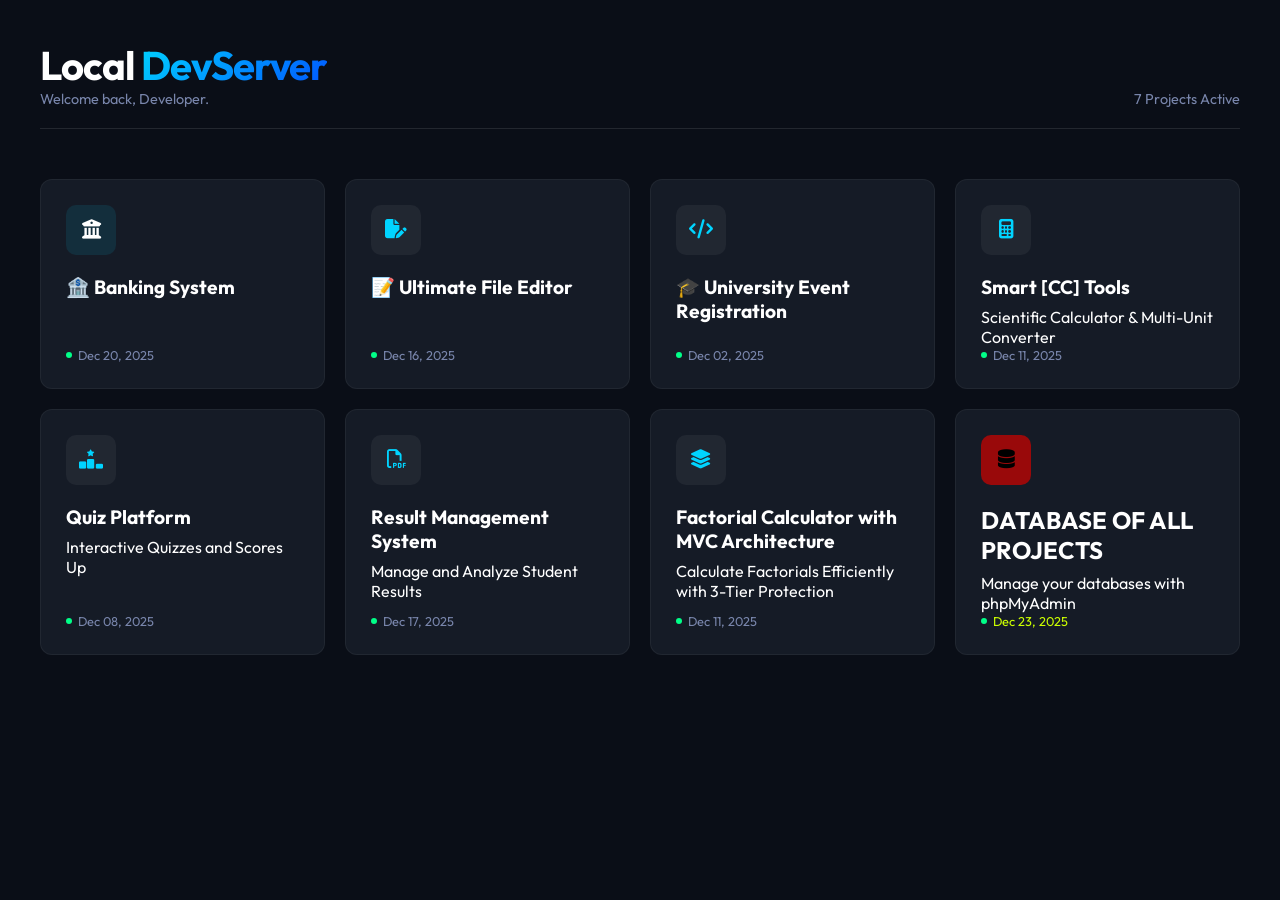
<file: RootIndex.html>
<!DOCTYPE html>
<html lang="en">
  <head>
    <meta charset="UTF-8" />
    <meta name="viewport" content="width=device-width, initial-scale=1.0" />
    <title>Project Dashboard</title>
    <link
      href="https://fonts.googleapis.com/css2?family=Outfit:wght@300;500;700&display=swap"
      rel="stylesheet"
    />
    <link
      rel="stylesheet"
      href="https://cdnjs.cloudflare.com/ajax/libs/font-awesome/6.4.0/css/all.min.css"
    />

    <style>
      /* --- CSS VARIABLES & RESET --- */
      :root {
        --bg-main: #0a0e17; /* Very dark blue/black */
        --bg-card: #151b26; /* Slightly lighter card bg */
        --primary: #00d4ff; /* Neon Cyan */
        --secondary: #7986ac; /* Muted text */
        --white: #ffffff;
        --gradient: linear-gradient(135deg, #00d4ff 0%, #0055ff 100%);
      }

      * {
        margin: 0;
        padding: 0;
        box-sizing: border-box;
      }

      body {
        font-family: "Outfit", sans-serif;
        background-color: var(--bg-main);
        color: var(--white);
        display: flex;
        justify-content: center;
        min-height: 100vh;
        padding: 40px 20px;
      }

      .container {
        width: 100%;
        max-width: 1200px;
      }

      /* --- HEADER --- */
      header {
        margin-bottom: 50px;
        border-bottom: 1px solid rgba(255, 255, 255, 0.1);
        padding-bottom: 20px;
        display: flex;
        justify-content: space-between;
        align-items: end;
      }

      h1 {
        font-size: 2.5rem;
        letter-spacing: -1px;
      }

      h1 span {
        background: var(--gradient);
        background-clip: text;
        -webkit-background-clip: text;
        -webkit-text-fill-color: transparent;
      }

      .subtitle {
        color: var(--secondary);
        font-size: 0.9rem;
      }

      /* --- GRID LAYOUT --- */
      .project-grid {
        display: grid;
        grid-template-columns: repeat(auto-fill, minmax(280px, 1fr));
        gap: 20px;
      }

      /* --- CARD STYLES --- */
      .card {
        background-color: var(--bg-card);
        border-radius: 12px;
        padding: 25px;
        text-decoration: none;
        color: inherit;
        position: relative;
        transition: transform 0.3s ease, box-shadow 0.3s ease;
        border: 1px solid rgba(255, 255, 255, 0.05);
        display: flex;
        flex-direction: column;
        overflow: hidden;
      }

      /* Hover Effect */
      .card:hover {
        transform: translateY(-7px);
        box-shadow: 0 10px 25px -5px rgba(0, 212, 255, 0.15);
        border-color: rgba(0, 212, 255, 0.3);
      }

      /* The glowing line on top of cards */
      .card::before {
        content: "";
        position: absolute;
        top: 0;
        left: 0;
        width: 100%;
        height: 4px;
        background: var(--gradient);
        opacity: 0;
        transition: opacity 0.3s ease;
      }

      .card:hover::before {
        opacity: 1;
      }

      .icon-box {
        width: 50px;
        height: 50px;
        background: rgba(255, 255, 255, 0.05);
        border-radius: 10px;
        display: flex;
        align-items: center;
        justify-content: center;
        margin-bottom: 20px;
        font-size: 1.2rem;
        color: var(--primary);
      }

      .ion-box {
        width: 50px;
        height: 50px;
        background: rgba(165, 8, 8, 0.918);
        border-radius: 10px;
        display: flex;
        align-items: center;
        justify-content: center;
        margin-bottom: 20px;
        font-size: 1.2rem;
        color: rgb(0, 0, 0);
      }

      .project-name {
        font-size: 1.2rem;
        font-weight: 700;
        margin-bottom: 8px;
      }
      .proect-name {
        font-size: 1.5rem;
        font-weight: 700;
        margin-bottom: 8px;
      }
      .proect-date {
        font-size: 0.8rem;
        color: rgb(204, 255, 0);
        margin-top: auto; /* Pushes date to bottom */
        display: flex;
        align-items: center;
        gap: 6px;
      }

      .project-date {
        font-size: 0.8rem;
        color: var(--secondary);
        margin-top: auto; /* Pushes date to bottom */
        display: flex;
        align-items: center;
        gap: 6px;
      }

      .status {
        width: 6px;
        height: 6px;
        background-color: #00ff88; /* Green dot */
        border-radius: 50%;
      }

      /* Special style for the "Banking" highlight */
      .card.highlight .icon-box {
        background: rgba(0, 212, 255, 0.1);
        color: #fff;
      }
    </style>
  </head>
  <body>
    <div class="container">
      <header>
        <div>
          <h1>Local <span>DevServer</span></h1>
          <p class="subtitle">Welcome back, Developer.</p>
        </div>
        <div class="subtitle">7 Projects Active</div>
      </header>

      <div class="project-grid">
        <a href="Project6/index.php" class="card highlight">
          <div class="icon-box">
            <i class="fa-solid fa-building-columns"></i>
          </div>
          <div class="project-name">🏦 Banking System</div>
          <div class="project-date">
            <span class="status"></span> Dec 20, 2025
          </div>
        </a>

        <a href="Project7/index.php" class="card">
          <div class="icon-box"><i class="fa-solid fa-file-pen"></i></div>
          <div class="project-name">📝 Ultimate File Editor</div>
          <div class="project-date">
            <span class="status"></span> Dec 16, 2025
          </div>
        </a>

        <a href="Project1/index.html" class="card">
          <div class="icon-box"><i class="fa-solid fa-code"></i></div>
          <div class="project-name">🎓 University Event Registration</div>
          <div class="project-date">
            <span class="status"></span> Dec 02, 2025
          </div>
        </a>

        <a href="Project2/public/index.php" class="card">
          <div class="icon-box"><i class="fa-solid fa-calculator"></i></div>
          <div class="project-name">Smart [CC] Tools</div>
          <p>Scientific Calculator & Multi-Unit Converter</p>
          <div class="project-date">
            <span class="status"></span> Dec 11, 2025
          </div>
        </a>

        <a href="Project3/index.php" class="card">
          <div class="icon-box"><i class="fa-solid fa-ranking-star"></i></div>
          <div class="project-name">Quiz Platform</div>
          <p>Interactive Quizzes and Scores Up</p>
          <div class="project-date">
            <span class="status"></span> Dec 08, 2025
          </div>
        </a>

        <a href="Project4/index.php" class="card">
          <div class="icon-box"><i class="fa-regular fa-file-pdf"></i></div>
          <div class="project-name">Result Management System</div>
          <p>Manage and Analyze Student Results</p>
          <div class="project-date">
            <span class="status"></span> Dec 17, 2025
          </div>
        </a>

        <a href="Project5/index.php" class="card">
          <div class="icon-box"><i class="fa-solid fa-layer-group"></i></div>
          <div class="project-name">
            Factorial Calculator with MVC Architecture
          </div>
          <p>Calculate Factorials Efficiently with 3-Tier Protection</p>
          <div class="project-date">
            <span class="status"></span> Dec 11, 2025
          </div>
        </a>

        <a href="/phpmyadmin" class="card">
          <div class="ion-box"><i class="fa-solid fa-database"></i></div>
          <div class="proect-name">DATABASE OF ALL PROJECTS</div>
          <p>Manage your databases with phpMyAdmin</p>
          <div class="proect-date">
            <span class="status"></span> Dec 23, 2025
          </div>
        </a>
      </div>
    </div>
  </body>
</html>
</file>
